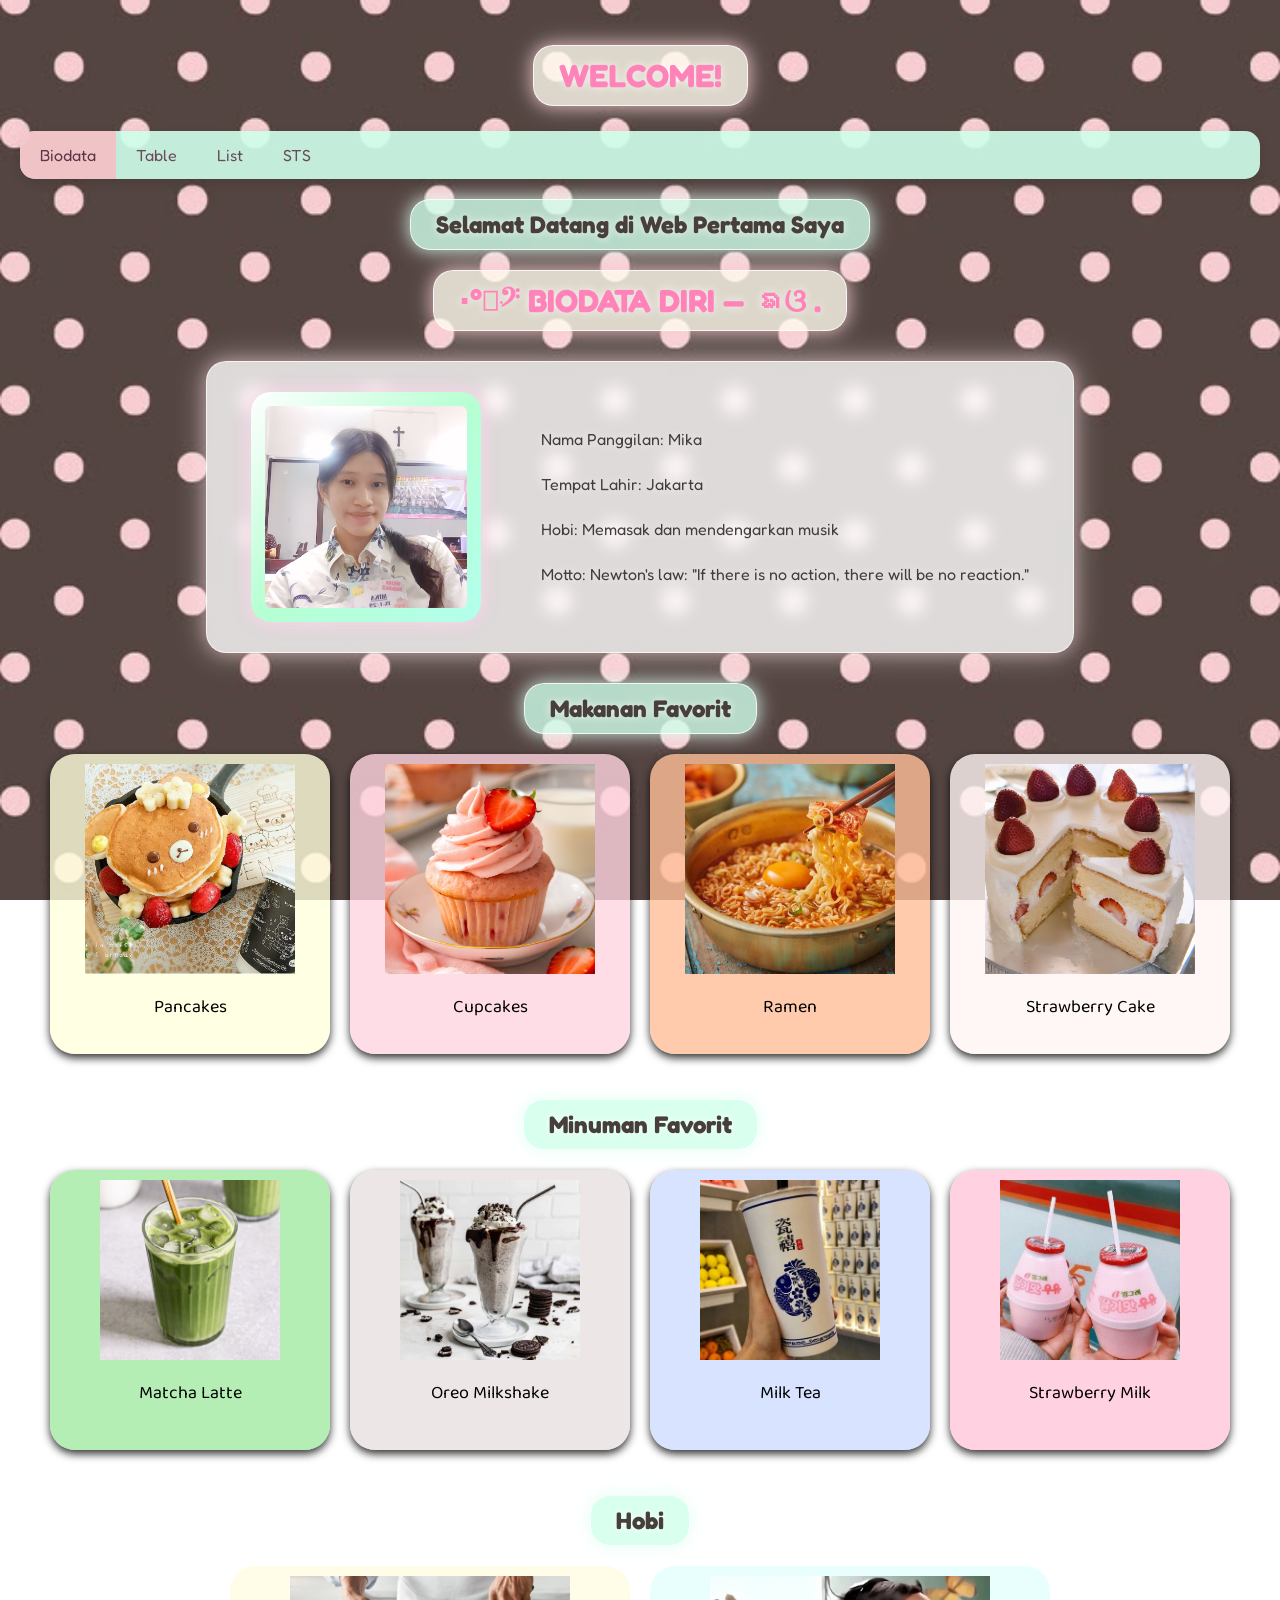
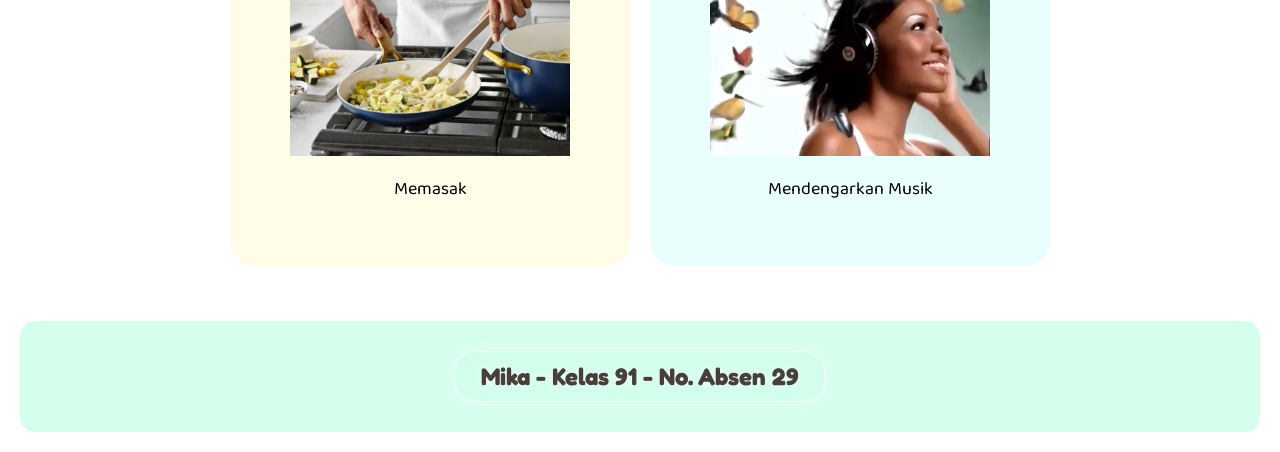
<file: index.html>
<!DOCTYPE html>
<html>
    <head>
        <title>Layout Website</title>
        <link rel="stylesheet" href="index.css">
    </head>

    <body>
        <!-- membuat header -->
        <div class="header">
            <h1>WELCOME!</h1>
        </div>

        <!-- membuat navigator menu -->
        <div class="topnav">
            <a href="index.html" class="active">Biodata</a>
            <a href="table_marge.html">Table</a>
            <a href="list.html">List</a>
            <a href="#">STS</a>
        </div>

        <!-- membuat content -->
        <div class="content">

            <h2>Selamat Datang di Web Pertama Saya</h2>
            <h1>‧°𓏲ּ𝄢 BIODATA DIRI — ᨳଓ .</h1>

            <div class="biodata">
                <div class="content-biodata">
                    <div class="image">
                        <img src="Big me.jpg" alt="Foto sekarang" class="top" width="230" height="230">
                        <img src="Baby me.jpg" alt="Foto waktu kecil" class="bottom" width="230" height="230">
                    </div>

                    <div class="isi">
                        <p>Nama Panggilan: Mika</p>
                        <p>Tempat Lahir: Jakarta</p>
                        <p>Hobi: Memasak dan mendengarkan musik</p>
                        <p>Motto: Newton's law: "If there is no action, there will be no reaction."</p>
                    </div>
                </div>
            </div>

            <h2>Makanan Favorit</h2>
            <div class="makanan">
                <div class="pancakes">
                    <img src="pancake.jpg" alt="Pancakes" width="230" height="230">
                    <p>Pancakes</p>
                </div>

                <div class="cupcakes">
                    <img src="Cupcakes.jpg" alt="Cupcakes" width="230" height="230">
                    <p>Cupcakes</p>
                </div>

                <div class="ramen">
                    <img src="f8531750a5cfec00722a3fbf28fd9e50.jpeg" alt="Ramen" width="230" height="230">
                    <p>Ramen</p>
                </div>

                <div class="cake">
                    <img src="cake.jpg" alt="Strawberry Cake" width="230" height="230">
                    <p>Strawberry Cake</p>
                </div>
            </div>

            <h2>Minuman Favorit</h2>
            <div class="minuman">
                <div class="latte">
                    <img src="matcha.jpg" alt="Matcha Latte" width="200" height="200">
                    <p>Matcha Latte</p>
                </div>

                <div class="oreo">
                    <img src="oreo-milkshake-recipe-500x500.jpg" alt="Oreo Milkshake" width="200" height="200">
                    <p>Oreo Milkshake</p>
                </div>

                <div class="tea">
                    <img src="tea.jpg" alt="Milk Tea" width="200" height="200">
                    <p>Milk Tea</p>
                </div>

                <div class="milk">
                    <img src="milk.jpg" alt="Strawberry Milk" width="200" height="200">
                    <p>Strawberry Milk</p>
                </div>
            </div>

            <h2>Hobi</h2>
            <div class="hobi">
                <div class="memasak">
                    <img src="cooking.png" alt="Memasak" width="300" height="200">
                    <p>Memasak</p>
                </div>

                <div class="musik">
                    <img src="music.jpg" alt="Mendengarkan Musik" width="300" height="200">
                    <p>Mendengarkan Musik</p>
                </div>
            </div>

        </div>

        <!-- membuat footer -->
        <div class="footer">
            <h2>Mika - Kelas 91 - No. Absen 29</h2>
        </div>
    </body>
</html>
</file>
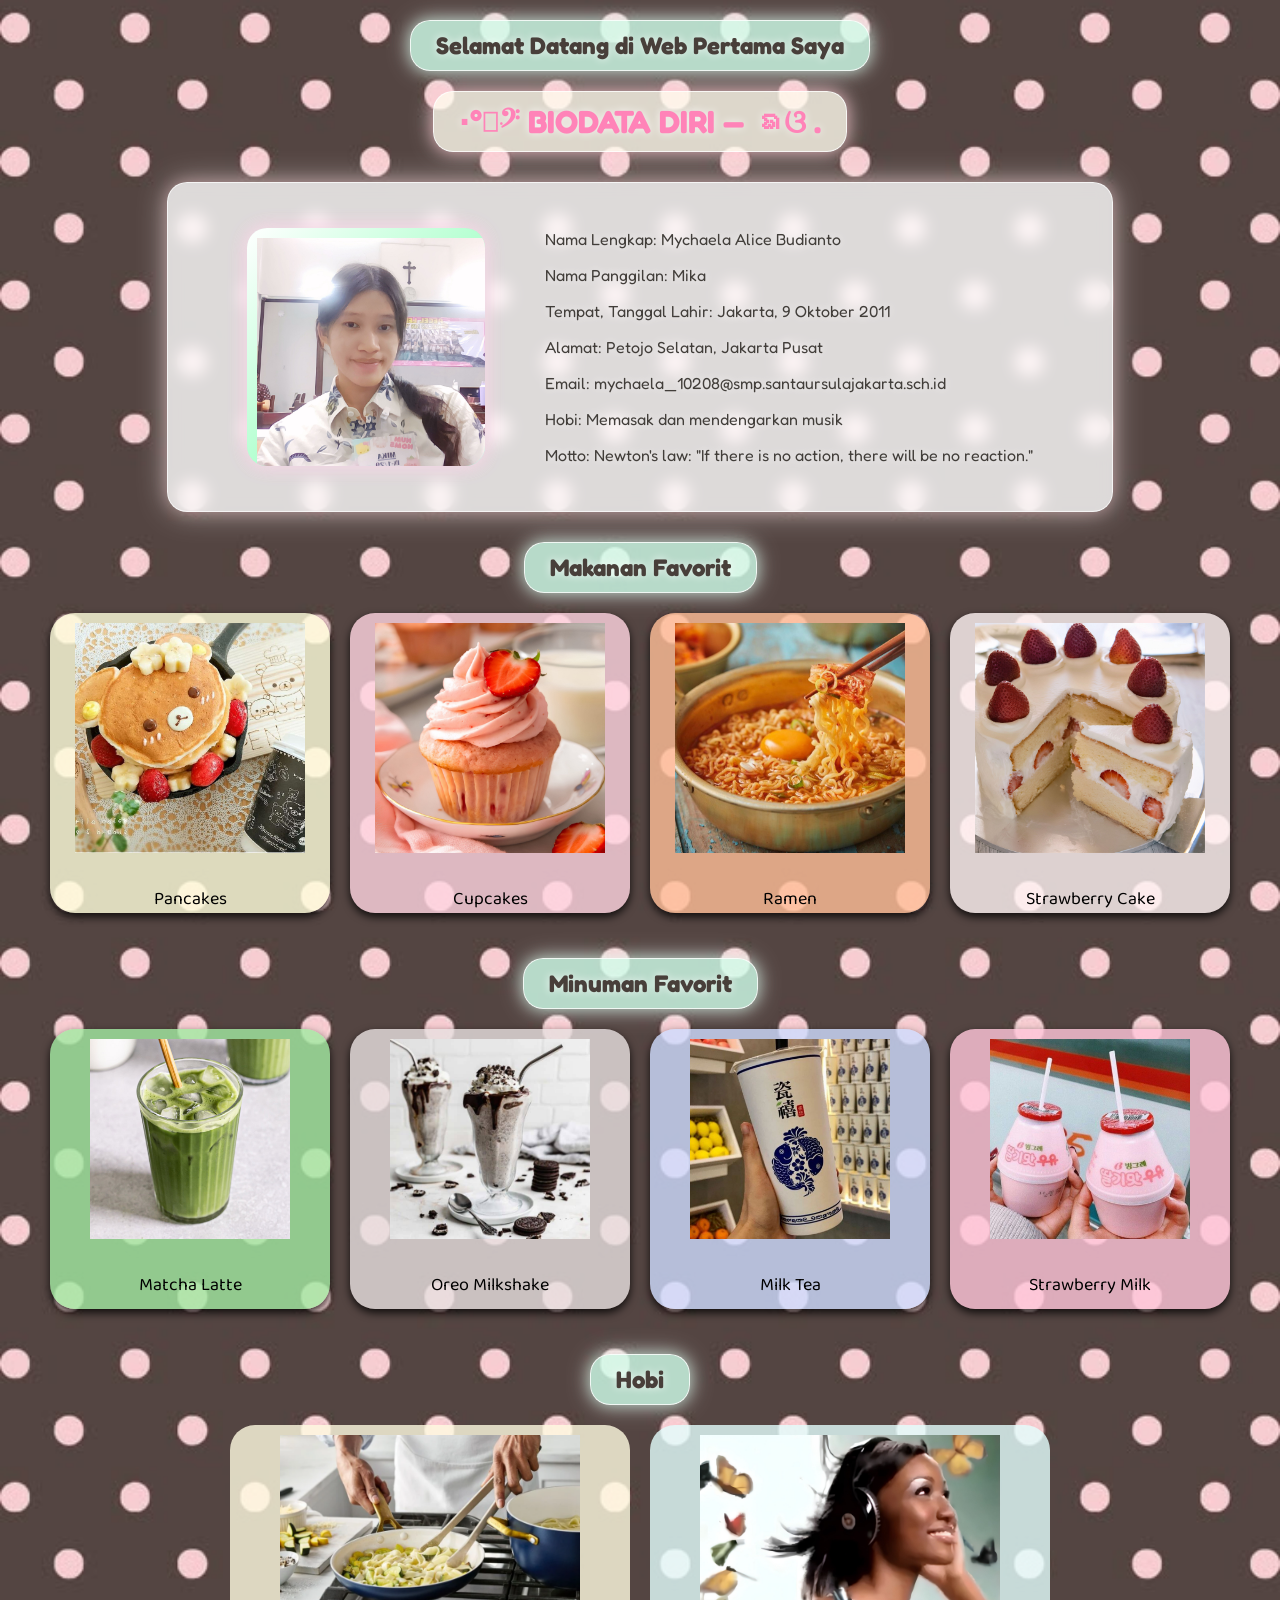
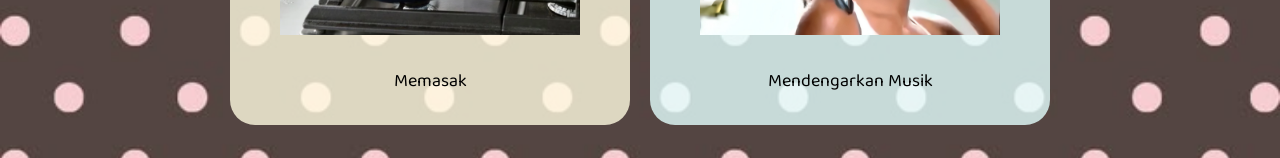
<file: biodatastyle.html>
<!DOCTYPE html>
<html>
    <head>
        <title>Biodata Diri</title>
        <link rel="stylesheet" href="biodatastyle.css">
    </head>
    <body>
        <h2>Selamat Datang di Web Pertama Saya</h2>
        <h1>‧°𓏲ּ𝄢 BIODATA DIRI — ᨳଓ .</h1>

        <div class="biodata">
            <div class="content">
                <div class="image">
                    <img src="Big me.jpg" alt="Baby me" class="top" width="230" height="230">
                    <img src="Baby me.jpg" alt="Big me" class="bottom" width="230" height="230">
            </div>
            <div class="isi">
                <p>Nama Lengkap: Mychaela Alice Budianto</p>
                <p>Nama Panggilan: Mika</p>
                <p>Tempat, Tanggal Lahir: Jakarta, 9 Oktober 2011</p>
                <p>Alamat: Petojo Selatan, Jakarta Pusat</p>
                <p>Email: mychaela_10208@smp.santaursulajakarta.sch.id</p>
                <p>Hobi: Memasak dan mendengarkan musik</p>
                <p>Motto: Newton's law: "If there is no action, there will be no reaction."</p>
            </div>
            </div>
        </div>
        <h2>Makanan Favorit</h2>
        <div class="makanan">
            <div class="pancakes">
                <img src="pancake.jpg" alt="Pancakes" width="230" height="230">
                <p>Pancakes</p>
            </div>
             <div class="cupcakes">
                <img src="Cupcakes.jpg" alt="Cupcakes" width="230" height="230">
                <p>Cupcakes</p>
            </div>
            <div class="ramen">
                <img src="f8531750a5cfec00722a3fbf28fd9e50.jpeg" alt="Ramen" width="230" height="230">
                <p>Ramen</p>
            </div>
             <div class="cake">
                <img src="cake.jpg" alt="Strawberry Cake" width="230" height="230">
                <p>Strawberry Cake</p>
            </div>
            
        </div>
    <h2>Minuman Favorit</h2>
        <div class="minuman">
            <div class="latte">
                <img src="matcha.jpg" alt="Matcha Latte" width="200" height="200">
            <p>Matcha Latte</p>
            </div>
             <div class="oreo">
                <img src="oreo-milkshake-recipe-500x500.jpg" alt="Oreo Milkshake" width="200" height="200">
            <p>Oreo Milkshake</p>
            </div>
            <div class="tea">
                <img src="tea.jpg" alt="Milk Tea" width="200" height="200">
            <p>Milk Tea</p>
            </div>
            <div class="milk">
                <img src="milk.jpg" alt="Strawberry Milk" width="200" height="200">
            <p>Strawberry Milk</p>
            </div>
            
        </div>
    <h2>Hobi</h2>
        <div class="hobi">
            <div class="memasak">
                <img src="cooking.png" alt="Memasak" width="300" height="200">
                <p>Memasak</p>
            </div>

            <div class="musik">
                <img src="music.jpg" alt="Mendengarkan Musik" width="300" height="200">
                <p>Mendengarkan Musik</p>
            </div>
        </div>
    </body>
</html>
</file>
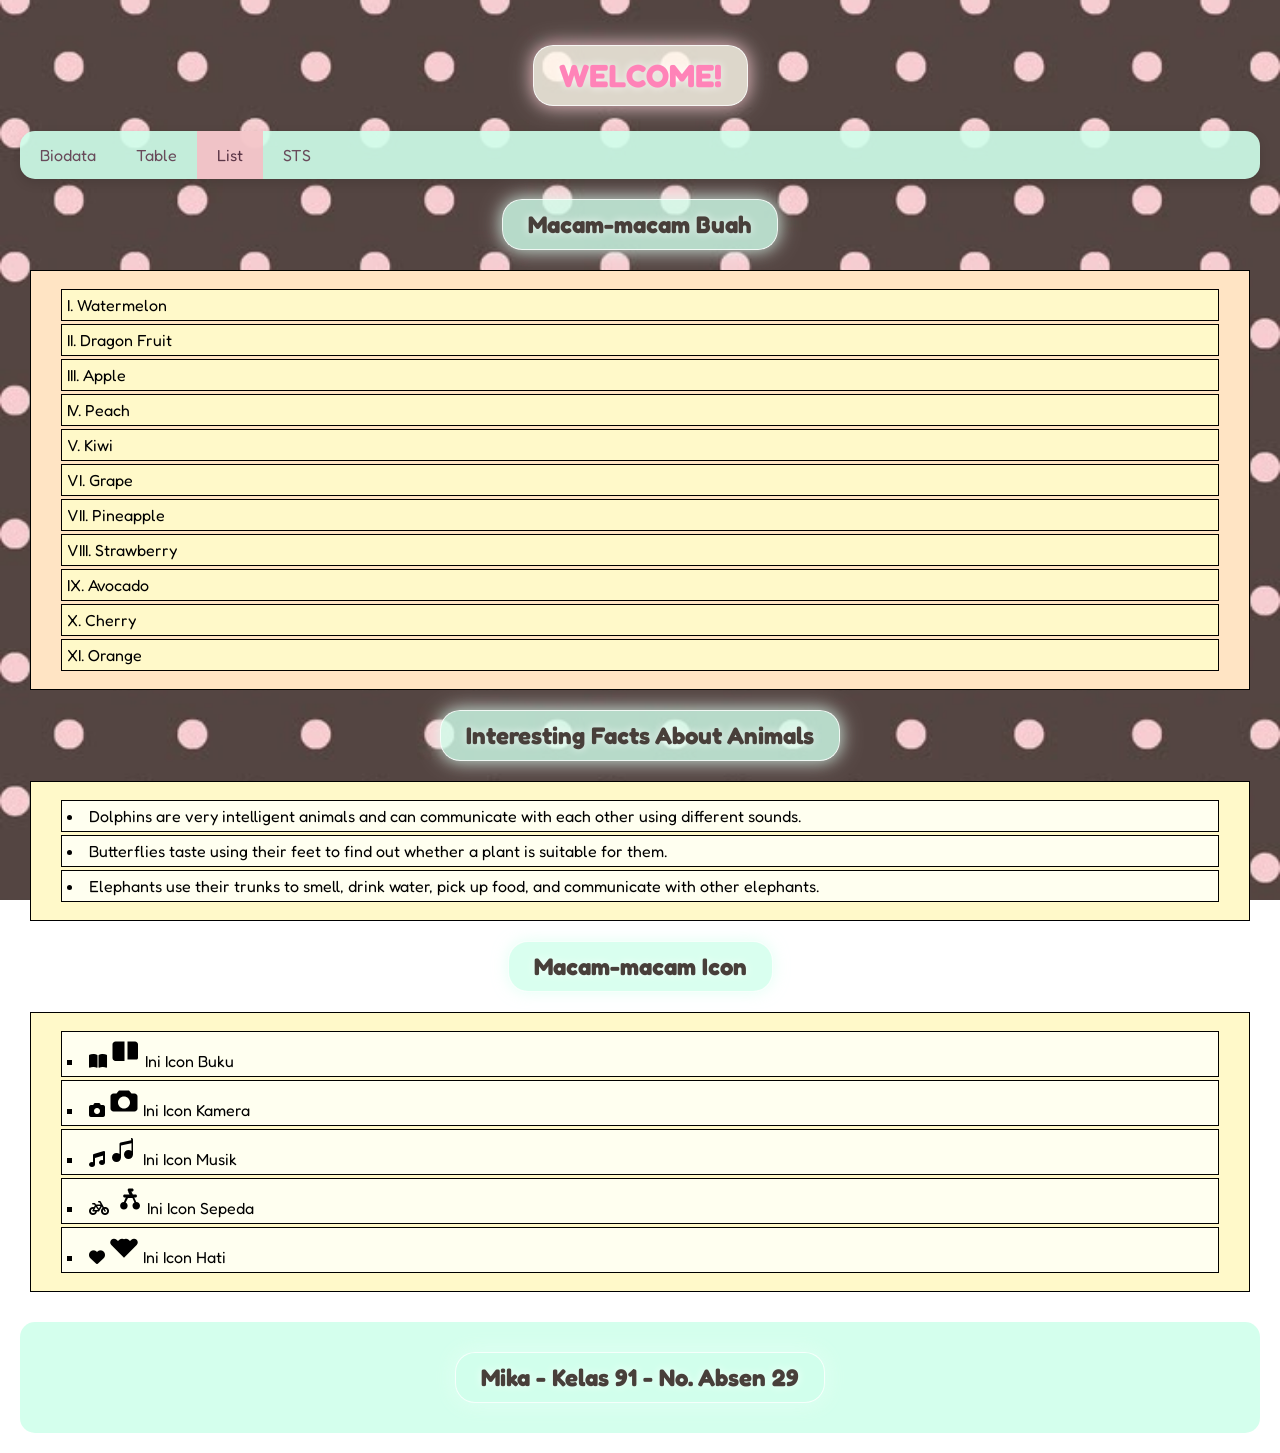
<file: list.html>
<!DOCTYPE html>
<html>
    <head>
        <title>List</title>
        <link rel="stylesheet" href="index.css">

        <!-- Font Awesome -->
        <link rel="stylesheet" href="https://cdnjs.cloudflare.com/ajax/libs/font-awesome/6.7.2/css/all.min.css">
    </head>

    <body>

        <!-- membuat header -->
        <div class="header">
            <h1>WELCOME!</h1>
        </div>

        <!-- membuat navigator menu -->
        <div class="topnav">
            <a href="index.html">Biodata</a>
            <a href="table_marge.html">Table</a>
            <a href="list.html" class="active">List</a>
            <a href="#">STS</a>
        </div>

        <!-- membuat content -->
        <!-- Ol = tipe angka dan list
             ul = tipe simbol -->

        <h2>Macam-macam Buah</h2>

        <ol type="I">
            <li>Watermelon</li>
            <li>Dragon Fruit</li>
            <li>Apple</li>
            <li>Peach</li>
            <li>Kiwi</li>
            <li>Grape</li>
            <li>Pineapple</li>
            <li>Strawberry</li>
            <li>Avocado</li>
            <li>Cherry</li>
            <li>Orange</li>
        </ol>

        <h2>Interesting Facts About Animals</h2>

        <ul type="disc">
            <li>Dolphins are very intelligent animals and can communicate with each other using different sounds.</li>
            <li>Butterflies taste using their feet to find out whether a plant is suitable for them.</li>
            <li>Elephants use their trunks to smell, drink water, pick up food, and communicate with other elephants.</li>
        </ul>

        <h2>Macam-macam Icon</h2>

        <ul type="square">

            <li>
                <i class="fa-solid fa-book-open"></i>
                <svg xmlns="http://www.w3.org/2000/svg" viewBox="0 0 640 640" width="30" height="30">
                    <path d="M96 96C60.7 96 32 124.7 32 160L32 448C32 483.3 60.7 512 96 512L288 512L288 128L96 128C78.3 128 64 142.3 64 160L64 448C64 465.7 78.3 480 96 480L288 480L288 96L96 96zM544 96L352 96L352 480L544 480C561.7 480 576 465.7 576 448L576 160C576 124.7 547.3 96 512 96L544 96z"/>
                </svg>
                Ini Icon Buku
            </li>

            <li>
                <i class="fa-solid fa-camera"></i>
                <svg xmlns="http://www.w3.org/2000/svg" viewBox="0 0 640 640" width="30" height="30">
                    <path d="M213.1 96L160 160L96 160C60.7 160 32 188.7 32 224L32 480C32 515.3 60.7 544 96 544L544 544C579.3 544 608 515.3 608 480L608 224C608 188.7 579.3 160 544 160L480 160L426.9 96L213.1 96zM320 224C390.7 224 448 281.3 448 352C448 422.7 390.7 480 320 480C249.3 480 192 422.7 192 352C192 281.3 249.3 224 320 224z"/>
                </svg>
                Ini Icon Kamera
            </li>

            <li>
                <i class="fa-solid fa-music"></i>
                <svg xmlns="http://www.w3.org/2000/svg" viewBox="0 0 640 640" width="30" height="30">
                    <path d="M480 64C497.7 64 512 78.3 512 96L512 416C512 469 469 512 416 512C363 512 320 469 320 416C320 363 363 320 416 320C439.7 320 461.7 328.6 480 343L480 176L256 224L256 480C256 533 213 576 160 576C107 576 64 533 64 480C64 427 107 384 160 384C183.7 384 205.7 392.6 224 407L224 192C224 177 234.4 164 249 160L473 112L473 96C473 78.3 462.3 64 480 64z"/>
                </svg>
                Ini Icon Musik
            </li>

            <li>
                <i class="fa-solid fa-bicycle"></i>
                <svg xmlns="http://www.w3.org/2000/svg" viewBox="0 0 640 640" width="30" height="30">
                    <path d="M312 128C312 110.3 326.3 96 344 96L408 96C425.7 96 440 110.3 440 128C440 145.7 425.7 160 408 160L392 160L424 224L480 224C497.7 224 512 238.3 512 256C512 273.7 497.7 288 480 288L454 288L496 384C540.2 384 576 419.8 576 464C576 508.2 540.2 544 496 544C451.8 544 416 508.2 416 464C416 433.6 432.9 407.2 457.9 393.4L416 296L320 296L270 393.4C295 407.2 312 433.6 312 464C312 508.2 276.2 544 232 544C187.8 544 152 508.2 152 464C152 419.8 187.8 384 232 384L272 288L248 288C230.3 288 216 273.7 216 256C216 238.3 230.3 224 248 224L352 224L320 160L344 160C326.3 160 312 145.7 312 128z"/>
                </svg>
                Ini Icon Sepeda
            </li>

            <li>
                <i class="fa-solid fa-heart"></i>
                <svg xmlns="http://www.w3.org/2000/svg" viewBox="0 0 640 640" width="30" height="30">
                    <path d="M305.6 144.2C336.9 112.9 387.6 112.9 418.9 144.2L448 173.3L477.1 144.2C508.4 112.9 559.1 112.9 590.4 144.2C621.7 175.5 621.7 226.2 590.4 257.5L320 527.9L49.6 257.5C18.3 226.2 18.3 175.5 49.6 144.2C80.9 112.9 131.6 112.9 162.9 144.2L192 173.3L221.1 144.2C252.4 112.9 303.1 112.9 334.4 144.2z"/>
                </svg>
                Ini Icon Hati
            </li>

        </ul>

        <!-- membuat footer -->
        <div class="footer">
            <h2>Mika - Kelas 91 - No. Absen 29</h2>
        </div>

    </body>
</html>
</file>
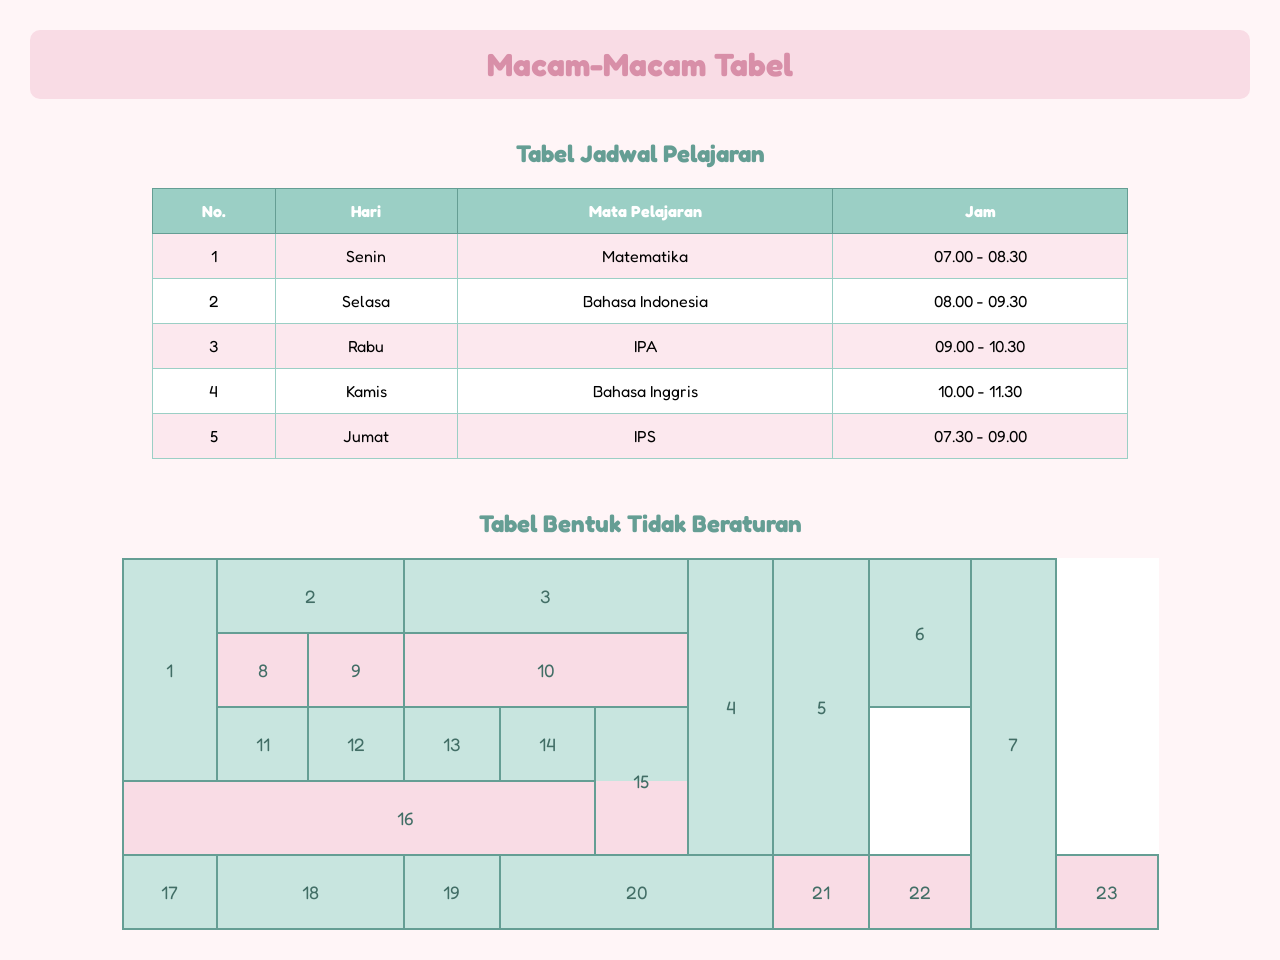
<file: table.html>
<!DOCTYPE html>
<html>
    <head>
        <title>Table HTML dan CSS</title>
        <link rel="stylesheet" href="table.css">
    </head>

    <body>

        <h1>Macam-Macam Tabel</h1>

        <!-- Tabel 1 -->
        <h2>Tabel Jadwal Pelajaran</h2>

        <table class="tabel-biasa">
            <tr>
                <th>No.</th>
                <th>Hari</th>
                <th>Mata Pelajaran</th>
                <th>Jam</th>
            </tr>

            <tr>
                <td>1</td>
                <td>Senin</td>
                <td>Matematika</td>
                <td>07.00 - 08.30</td>
            </tr>

            <tr>
                <td>2</td>
                <td>Selasa</td>
                <td>Bahasa Indonesia</td>
                <td>08.00 - 09.30</td>
            </tr>

            <tr>
                <td>3</td>
                <td>Rabu</td>
                <td>IPA</td>
                <td>09.00 - 10.30</td>
            </tr>

            <tr>
                <td>4</td>
                <td>Kamis</td>
                <td>Bahasa Inggris</td>
                <td>10.00 - 11.30</td>
            </tr>

            <tr>
                <td>5</td>
                <td>Jumat</td>
                <td>IPS</td>
                <td>07.30 - 09.00</td>
            </tr>
        </table>


        <!-- Tabel 2 -->
        <h2>Tabel Bentuk Tidak Beraturan</h2>

        <table class="tabel-macam">
            <tr>
                <td rowspan="3">1</td>
                <td colspan="2">2</td>
                <td colspan="3">3</td>
                <td rowspan="4">4</td>
                <td rowspan="4">5</td>
                <td rowspan="2">6</td>
                <td rowspan="6">7</td>
            </tr>

            <tr>
                <td>8</td>
                <td>9</td>
                <td colspan="3">10</td>
            </tr>

            <tr>
                <td>11</td>
                <td>12</td>
                <td>13</td>
                <td>14</td>
                <td rowspan="3">15</td>
            </tr>

            <tr>
                <td colspan="6">16</td>
            </tr>

            <tr>
                <td rowspan="2">17</td>
                <td colspan="2" rowspan="2">18</td>
                <td rowspan="2">19</td>
                <td colspan="3" rowspan="2">20</td>
            </tr>

            <tr>
                <td>21</td>
                <td>22</td>
                <td colspan="3">23</td>
            </tr>
        </table>

    </body>
</html>
</file>
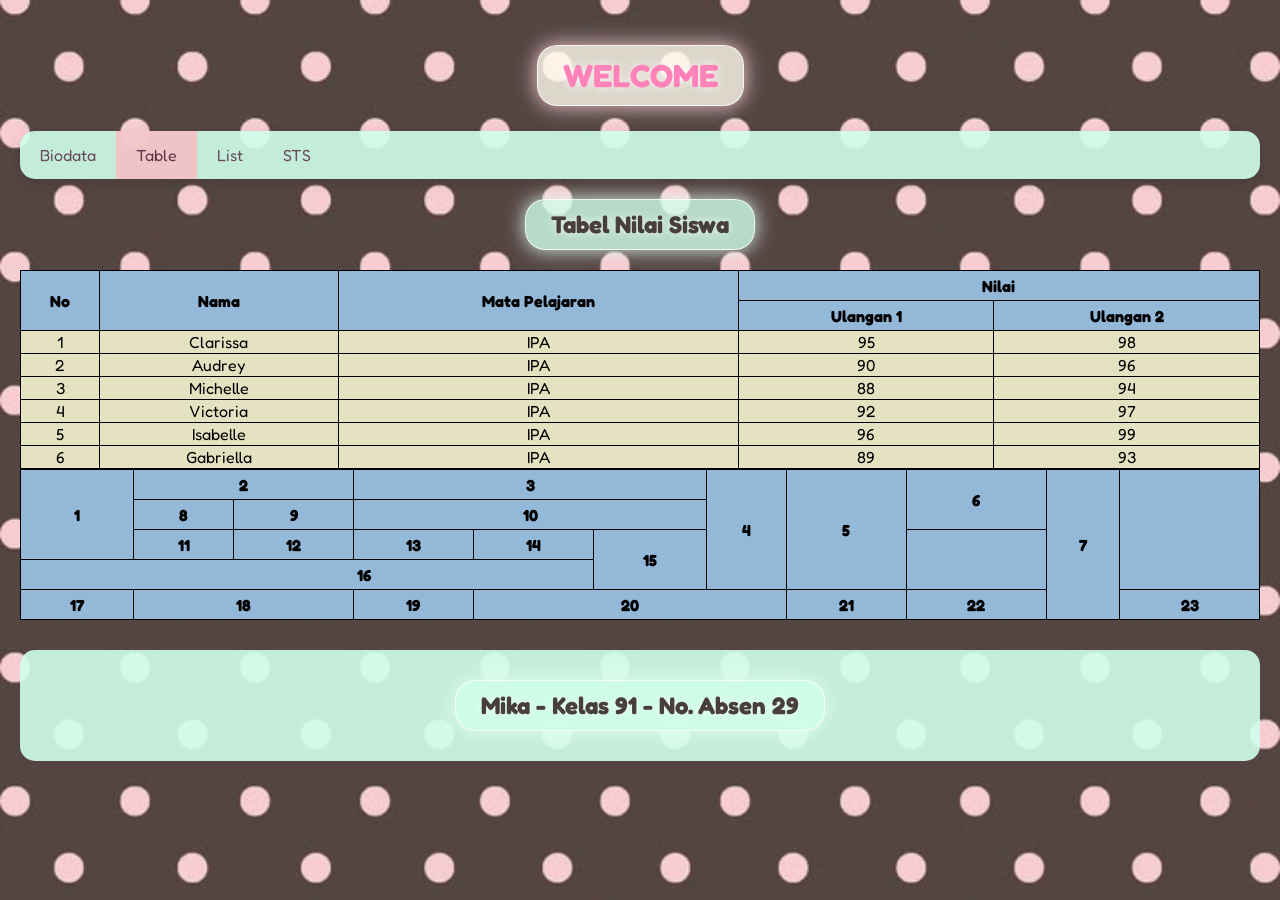
<file: table_marge.html>
<!DOCTYPE html>
<html>
    <head>
        <title>Layout Website</title>
        <link rel="stylesheet" href="index.css">
    </head>
   
    <body>
        <!-- membuat header -->
        <div class="header">
            <h1>WELCOME</h1>
        </div>

        <!-- membuat navigator menu -->
        <div class="topnav">
            <a href="index.html">Biodata</a>
            <a href="table_marge.html" class="active">Table</a>
            <a href="list.html">List</a>
            <a href="#">STS</a>
        </div>

        <!-- membuat content -->
        <!-- tabel nilai siswa -->
        <h2>Tabel Nilai Siswa</h2>

        <table>
            <tr>
                <th rowspan="2">No</th>
                <th rowspan="2">Nama</th>
                <th rowspan="2">Mata Pelajaran</th>
                <th colspan="2">Nilai</th>
            </tr>

            <tr>
                <th>Ulangan 1</th>
                <th>Ulangan 2</th>
            </tr>

            <tr>
                <td>1</td>
                <td>Clarissa</td>
                <td>IPA</td>
                <td>95</td>
                <td>98</td>
            </tr>

            <tr>
                <td>2</td>
                <td>Audrey</td>
                <td>IPA</td>
                <td>90</td>
                <td>96</td>
            </tr>

            <tr>
                <td>3</td>
                <td>Michelle</td>
                <td>IPA</td>
                <td>88</td>
                <td>94</td>
            </tr>

            <tr>
                <td>4</td>
                <td>Victoria</td>
                <td>IPA</td>
                <td>92</td>
                <td>97</td>
            </tr>

            <tr>
                <td>5</td>
                <td>Isabelle</td>
                <td>IPA</td>
                <td>96</td>
                <td>99</td>
            </tr>

            <tr>
                <td>6</td>
                <td>Gabriella</td>
                <td>IPA</td>
                <td>89</td>
                <td>93</td>
            </tr>
        </table>


        <!-- tabel dengan rowspan dan colspan -->
        <table>
            <tr>
                <th rowspan="3">1</th>
                <th colspan="2">2</th>
                <th colspan="3">3</th>
                <th rowspan="4">4</th>
                <th rowspan="4">5</th>
                <th rowspan="2">6</th>
                <th rowspan="6">7</th>
            </tr>

            <tr>
                <th>8</th>
                <th>9</th>
                <th colspan="3">10</th>
            </tr>

            <tr>
                <th>11</th>
                <th>12</th>
                <th>13</th>
                <th>14</th>
                <th rowspan="3">15</th>
            </tr>

            <tr>
                <th colspan="6">16</th>
            </tr>

            <tr>
                <th rowspan="2">17</th>
                <th colspan="2" rowspan="2">18</th>
                <th rowspan="2">19</th>
                <th colspan="3" rowspan="2">20</th>
            </tr>

            <tr>
                <th>21</th>
                <th>22</th>
                <th colspan="3">23</th>
            </tr>
        </table>
           
        <!-- membuat footer -->
        <div class="footer">
            <h2>Mika - Kelas 91 - No. Absen 29</h2>
        </div>

    </body>
</html>
</file>
<file: index.css>
@import url('https://fonts.googleapis.com/css2?family=Fredoka:wght@300..700&family=Baloo+2:wght@400..800&display=swap');

* {
    font-family: "Fredoka", sans-serif;
    box-sizing: border-box;
}

body {
    margin: 0;
    padding: 20px;
    background-image: url("Pokadot.jpg");
    background-size: cover;
    background-position: center;
    background-attachment: fixed;
    text-align: center;
}

/* membuat style pada header */
.header {
    padding: 5px;
    text-align: center;
}

/* membuat style pada navigator/topnav */
.topnav {
    overflow: hidden;
    background-color: rgba(208, 255, 236, 0.9);
    margin-bottom: 20px;
    border-radius: 15px;
    box-shadow: 0 4px 12px rgba(0, 0, 0, 0.12);
}

/* membuat style link pada navigator/topnav */
.topnav a {
    float: left;
    display: block;
    color: rgb(105, 75, 91);
    text-align: center;
    padding: 14px 20px;
    text-decoration: none;
    transition: background-color 0.3s ease, color 0.3s ease;
}

.topnav a:hover {
    background-color: rgba(255, 182, 193, 0.8);
    color: rgb(91, 54, 71);
}

.topnav a.active {
    background-color: rgba(255, 182, 193, 0.75);
    color: rgb(91, 54, 71);
}

/* membuat style pada content */
.content {
    display: block;
}

/* membuat style pada judul */
h2 {
    color: rgb(72, 63, 58);
    background-color: rgba(208, 255, 236, 0.8);
    text-align: center;
    width: fit-content;
    margin: 20px auto;
    padding: 10px 25px;
    border-radius: 20px;
    box-shadow:
        0 0 15px rgba(208, 255, 236, 0.6),
        0 0 25px rgba(255, 255, 255, 0.5);
    border: 1px solid rgba(255, 255, 255, 0.8);
    text-shadow: 0 0 8px rgba(255, 255, 255, 0.8);
}

h1 {
    color: rgb(255, 131, 184);
    background-color: rgba(255, 252, 238, 0.8);
    text-align: center;
    width: fit-content;
    margin: 20px auto;
    padding: 10px 25px;
    border-radius: 20px;
    box-shadow:
        0 0 15px rgba(255, 182, 193, 0.6),
        0 0 25px rgba(255, 255, 255, 0.5);
    border: 1px solid rgba(255, 255, 255, 0.8);
    text-shadow: 0 0 8px rgba(255, 255, 255, 0.8);
}

/* style biodata */
div.biodata {
    margin: 30px auto;
    width: 70%;
    background-color: rgba(255, 255, 255, 0.8);
    color: rgb(66, 62, 58);
    padding: 30px;
    border-radius: 20px;
    display: flex;
    justify-content: center;
    align-items: center;
    gap: 60px;
    box-shadow:
        0 0 15px rgba(255, 182, 193, 0.35),
        0 0 30px rgba(255, 255, 255, 0.5);
    backdrop-filter: blur(8px);
    border: 1px solid rgba(255, 255, 255, 0.7);
    text-shadow: 0 0 8px rgba(255, 255, 255, 0.8);
}

div.content-biodata {
    display: flex;
    align-items: center;
    justify-content: center;
    gap: 60px;
}

/* style foto biodata */
div.image {
    position: relative;
    width: 230px;
    height: 230px;
    border-radius: 20px;
    overflow: hidden;
    cursor: pointer;
    padding: 4px;
    background: linear-gradient(135deg, #ffffff, #b6ffd2, #b3ffec);
    box-shadow:
        0 0 15px rgba(234, 229, 229, 0.8),
        0 0 20px #ffc7e5;
}

div.image img.top,
div.image img.bottom {
    position: absolute;
    top: 4px;
    left: 4px;
    width: 222px;
    height: 222px;
    object-fit: cover;
    object-position: center;
    border-radius: 16px;
    transition: opacity 0.5s ease, transform 0.5s ease;
}

div.image img.top {
    opacity: 1;
    z-index: 2;
}

div.image img.bottom {
    opacity: 0;
    z-index: 1;
}

div.image:hover img.top {
    opacity: 0;
    transform: scale(1.1);
}

div.image:hover img.bottom {
    opacity: 1;
    transform: scale(1.1);
}

div.isi {
    text-align: left;
    line-height: 1.8;
    color: rgb(66, 62, 58);
}

/* style makanan, minuman, dan hobi */
div.makanan,
div.minuman,
div.hobi {
    display: flex;
    justify-content: center;
    align-items: center;
    gap: 20px;
    text-align: center;
    flex-wrap: wrap;
}

img {
    padding: 10px;
}

div.makanan p,
div.minuman p,
div.hobi p {
    font-family: "Baloo 2", cursive;
    font-size: 18px;
    margin: 5px;
}

/* card makanan */
div.pancakes,
div.cupcakes,
div.ramen,
div.cake {
    width: 280px;
    height: 300px;
    border-radius: 25px;
    box-shadow: 0 4px 8px rgba(0, 0, 0, 0.8);
    margin-bottom: 25px;
    transition: transform 0.3s ease, box-shadow 0.3s ease;
}

div.pancakes {
    background-color: rgba(255, 255, 221, 0.8);
}

div.cupcakes {
    background-color: rgba(255, 213, 226, 0.8);
}

div.ramen {
    background-color: rgba(255, 191, 152, 0.8);
}

div.cake {
    background-color: rgba(255, 244, 244, 0.8);
}

/* efek hover card makanan */
div.pancakes:hover,
div.cupcakes:hover,
div.ramen:hover,
div.cake:hover {
    overflow: hidden;
    transform: scale(1.06);
    box-shadow:
        0 8px 20px rgba(255, 182, 193, 0.4),
        0 0 25px rgba(255, 255, 255, 0.7);
}

/* card minuman */
div.latte,
div.oreo,
div.tea,
div.milk {
    width: 280px;
    height: 280px;
    border-radius: 25px;
    box-shadow: 0 4px 8px rgba(0, 0, 0, 0.8);
    margin-bottom: 25px;
    transition: transform 0.3s ease, box-shadow 0.3s ease;
}

div.latte {
    background-color: rgba(162, 234, 162, 0.8);
}

div.oreo {
    background-color: rgba(232, 224, 224, 0.8);
}

div.tea {
    background-color: rgba(207, 220, 255, 0.8);
}

div.milk {
    background-color: rgba(255, 198, 218, 0.8);
}

/* efek hover card minuman */
div.latte:hover,
div.oreo:hover,
div.tea:hover,
div.milk:hover {
    overflow: hidden;
    transform: scale(1.06);
    box-shadow:
        0 8px 20px rgba(255, 182, 193, 0.4),
        0 0 25px rgba(255, 255, 255, 0.7);
}

/* card hobi */
div.memasak,
div.musik {
    width: 400px;
    height: 300px;
    border-radius: 25px;
    margin-bottom: 25px;
    transition: transform 0.3s ease, box-shadow 0.3s ease;
}

div.memasak {
    box-shadow: 0 4px 8px rgba(0, 0, 0, 0);
    background-color: rgba(255, 252, 226, 0.8);
}

div.musik {
    box-shadow: 0 4px 8px rgba(0, 0, 0, 0);
    background-color: rgba(228, 255, 254, 0.8);
}

/* efek hover card hobi */
div.memasak:hover,
div.musik:hover {
    overflow: hidden;
    transform: scale(1.06);
    box-shadow:
        0 8px 20px rgba(255, 182, 193, 0.3),
        0 0 25px rgba(255, 255, 255, 0.7);
}

/* membuat style pada column */
.column {
    float: left;
    padding: 10px;
}

.column.side {
    width: 25%;
}

/* membuat style pada column tengah */
.column.middle {
    width: 50%;
}

.row::after {
    content: "";
    display: table;
    clear: both;
}

/* membuat style pada footer */
.footer {
    background-color: rgba(208, 255, 236, 0.9);
    padding: 10px;
    text-align: center;
    margin-top: 30px;
    border-radius: 15px;
}

/* style tabel */
table, td {
    border: 1px solid black;
}

table, th {
    border: 1px solid black;
    text-align: center;
    height: 30px;
    background-color: rgb(147, 184, 216);
}

table {
    border-collapse: collapse;
    width: 100%;
}

td {
    background-color: rgb(228, 226, 192);
}

/* style ordered list */
ol {
    border: 1px solid black;
    background-color: bisque;
    margin: 10px;
    list-style-position: inside;
    padding: 15px 30px;
}

ol li {
    border: 1px solid black;
    padding: 5px;
    background-color: rgb(255, 249, 201);
    text-align: justify;
    margin: 3px 0;
}

/* style unordered list */
ul {
    border: 1px solid black;
    background-color: rgb(255, 249, 201);
    margin: 10px;
    list-style-position: inside;
    padding: 15px 30px;
}

ul li {
    border: 1px solid black;
    padding: 5px;
    background-color: ivory;
    text-align: justify;
    margin: 3px 0;
}

li.a {
    background-color: rgb(253, 222, 222);
}

/* supaya tampilan tetap rapi di layar kecil */
@media screen and (max-width: 800px) {
    div.biodata {
        width: 95%;
        padding: 20px;
    }

    div.content-biodata {
        flex-direction: column;
        gap: 20px;
    }

    div.makanan,
    div.minuman,
    div.hobi {
        flex-wrap: wrap;
    }

    .topnav a {
        float: none;
        width: 100%;
    }
}
</file>
<file: biodatastyle.css>
@import url('https://fonts.googleapis.com/css2?family=Fredoka:wght@300..700&family=Baloo+2:wght@400..800&display=swap');

* {
    font-family: "Fredoka", sans-serif;
}

body {
    background-image: url(Pokadot.jpg);
    background-size: cover;
    background-position: center;
}

h2 {
    color: rgb(72, 63, 58);
    background-color: rgba(208, 255, 236, 0.8);
    text-align: center;
    width: fit-content;
    margin: 20px auto;
    padding: 10px 25px;
    border-radius: 20px;
    box-shadow:
        0 0 15px rgba(208, 255, 236, 0.6),
        0 0 25px rgba(255, 255, 255, 0.5);
    border: 1px solid rgba(255, 255, 255, 0.8);
    text-shadow: 0 0 8px rgba(255, 255, 255, 0.8);
}

h1 {
    color: rgb(255, 131, 184);
    background-color: rgba(255, 252, 238, 0.8);
    text-align: center;
    width: fit-content;
    margin: 20px auto;
    padding: 10px 25px;
    border-radius: 20px;
    box-shadow:
        0 0 15px rgba(255, 182, 193, 0.6),
        0 0 25px rgba(255, 255, 255, 0.5);
    border: 1px solid rgba(255, 255, 255, 0.8);
    text-shadow: 0 0 8px rgba(255, 255, 255, 0.8);
}

div.biodata {
    margin: 30px auto;
    width: 70%;
    background-color: rgba(255, 255, 255, 0.8);
    color: rgb(66, 62, 58);
    padding: 30px;
    border-radius: 20px;
    display: flex;
    justify-content: center;
    align-items: center;
    gap: 60px;
    box-shadow:
        0 0 15px rgba(255, 182, 193, 0.35),
        0 0 30px rgba(255, 255, 255, 0.5);
    backdrop-filter: blur(8px);
    border: 1px solid rgba(255, 255, 255, 0.7);
    text-shadow: 0 0 8px rgba(255, 255, 255, 0.8);
}

div.content {
    display: flex;
    align-items: center;
    justify-content: center;
    gap: 60px;
}

div.image {
    position: relative;
    width: 230px;
    height: 230px;
    border-radius: 20px;
    overflow: hidden;
    cursor: pointer;
    padding: 4px;
    background: linear-gradient(135deg, #ffffff, #b6ffd2, #b3ffec);
    box-shadow:
        0 0 15px rgba(234, 229, 229, 0.8),
        0 0 20px #ffc7e5;
}

div.image img.image {
    width: 230px;
    height: 230px;
    object-fit: cover;
    object-position: center;
    border-radius: 16px;
}

div.image img.top {
    position: absolute;
    top: 0;
    left: 0;
    opacity: 1;
    z-index: 2;
    transition: opacity 0.5s ease, transform 0.5s ease;
}

div.image img.bottom {
    position: absolute;
    top: 0;
    left: 0;
    opacity: 0;
    z-index: 1;
    transition: opacity 0.5s ease, transform 0.5s ease;
}

div.image:hover img.top {
    opacity: 0;
    transform: scale(1.1);
}

div.image:hover img.bottom {
    opacity: 1;
    transform: scale(1.1);
}

div.makanan,
div.minuman,
div.hobi {
    display: flex;
    justify-content: center;
    align-items: center;
    gap: 20px;
    text-align: center;
}

img {
    padding: 10px;
}

div.makanan h3,
div.minuman h3,
div.hobi h3 {
    font-family: "Baloo 2", cursive;
    font-weight: 800;
    font-size: 28px;
    margin-bottom: 5px;
}

div.makanan p,
div.minuman p,
div.hobi p {
    font-family: "Baloo 2", cursive;
    font-size: 18px;
}

div.pancakes {
    width: 280px;
    height: 300px;
    border-radius: 25px;
    box-shadow: 0 4px 8px rgba(0, 0, 0, 0.8);
    margin-bottom: 25px;
    background-color: rgba(255, 255, 221, 0.8);
    transition: transform 0.3s ease, box-shadow 0.3s ease;
}

div.pancakes:hover {
    overflow: hidden;
    transform: scale(1.1);
    box-shadow:
        0 8px 20px rgba(255, 182, 193, 0.4),
        0 0 25px rgba(255, 255, 255, 0.7);
}

div.cupcakes {
    width: 280px;
    height: 300px;
    border-radius: 25px;
    box-shadow: 0 4px 8px rgba(0, 0, 0, 0.8);
    margin-bottom: 25px;
    background-color: rgba(255, 213, 226, 0.8);
    transition: transform 0.3s ease, box-shadow 0.3s ease;
}

div.cupcakes:hover {
    overflow: hidden;
    transform: scale(1.1);
    box-shadow:
        0 8px 20px rgba(255, 182, 193, 0.4),
        0 0 25px rgba(255, 255, 255, 0.7);
}

div.ramen {
    width: 280px;
    height: 300px;
    border-radius: 25px;
    box-shadow: 0 4px 8px rgba(0, 0, 0, 0.8);
    margin-bottom: 25px;
    background-color: rgba(255, 191, 152, 0.8);
    transition: transform 0.3s ease, box-shadow 0.3s ease;
}

div.ramen:hover {
    overflow: hidden;
    transform: scale(1.1);
    box-shadow:
        0 8px 20px rgba(255, 182, 193, 0.4),
        0 0 25px rgba(255, 255, 255, 0.7);
}

div.cake {
    width: 280px;
    height: 300px;
    border-radius: 25px;
    box-shadow: 0 4px 8px rgba(0, 0, 0, 0.8);
    margin-bottom: 25px;
    background-color: rgba(255, 244, 244, 0.8);
    transition: transform 0.3s ease, box-shadow 0.3s ease;
}

div.cake:hover {
    overflow: hidden;
    transform: scale(1.1);
    box-shadow:
        0 8px 20px rgba(255, 182, 193, 0.4),
        0 0 25px rgba(255, 255, 255, 0.7);
}

div.latte {
    width: 280px;
    height: 280px;
    border-radius: 25px;
    box-shadow: 0 4px 8px rgba(0, 0, 0, 0.8);
    margin-bottom: 25px;
    background-color: rgba(162, 234, 162, 0.8);
    transition: transform 0.3s ease, box-shadow 0.3s ease;
}

div.latte:hover {
    overflow: hidden;
    transform: scale(1.1);
    box-shadow:
        0 8px 20px rgba(255, 182, 193, 0.4),
        0 0 25px rgba(255, 255, 255, 0.7);
}

div.oreo {
    width: 280px;
    height: 280px;
    border-radius: 25px;
    box-shadow: 0 4px 8px rgba(0, 0, 0, 0.8);
    margin-bottom: 25px;
    background-color: rgba(232, 224, 224, 0.801);
    transition: transform 0.3s ease, box-shadow 0.3s ease;
}

div.oreo:hover {
    overflow: hidden;
    transform: scale(1.1);
    box-shadow:
        0 8px 20px rgba(255, 182, 193, 0.4),
        0 0 25px rgba(255, 255, 255, 0.7);
}

div.tea {
    width: 280px;
    height: 280px;
    border-radius: 25px;
    box-shadow: 0 4px 8px rgba(0, 0, 0, 0.8);
    margin-bottom: 25px;
    background-color: rgba(207, 220, 255, 0.801);
    transition: transform 0.3s ease, box-shadow 0.3s ease;
}

div.tea:hover {
    overflow: hidden;
    transform: scale(1.1);
    box-shadow:
        0 8px 20px rgba(255, 182, 193, 0.4),
        0 0 25px rgba(255, 255, 255, 0.7);
}

div.milk {
    width: 280px;
    height: 280px;
    border-radius: 25px;
    box-shadow: 0 4px 8px rgba(0, 0, 0, 0.8);
    margin-bottom: 25px;
    background-color: rgba(255, 198, 218, 0.801);
    transition: transform 0.3s ease, box-shadow 0.3s ease;
}

div.milk:hover {
    overflow: hidden;
    transform: scale(1.1);
    box-shadow:
        0 8px 20px rgba(255, 182, 193, 0.4),
        0 0 25px rgba(255, 255, 255, 0.7);
}

div.memasak {
    width: 400px;
    height: 300px;
    border-radius: 25px;
    box-shadow: 0 4px 8px rgba(0, 0, 0, 0);
    margin-bottom: 25px;
    background-color: rgba(255, 252, 226, 0.8);
    transition: transform 0.3s ease, box-shadow 0.3s ease;
}

div.memasak:hover {
    overflow: hidden;
    transform: scale(1.1);
    box-shadow:
        0 8px 20px rgba(255, 182, 193, 0.3),
        0 0 25px rgba(255, 255, 255, 0.7);
}

div.musik {
    width: 400px;
    height: 300px;
    border-radius: 25px;
    box-shadow: 0 4px 8px rgba(0, 0, 0, 0);
    margin-bottom: 25px;
    background-color: rgba(228, 255, 254, 0.8);
    transition: transform 0.3s ease, box-shadow 0.3s ease;
}

div.musik:hover {
    overflow: hidden;
    transform: scale(1.1);
    box-shadow:
        0 8px 20px rgba(255, 182, 193, 0.3),
        0 0 25px rgba(255, 255, 255, 0.7);
}
</file>
<file: table.css>
@import url('https://fonts.googleapis.com/css2?family=Fredoka:wght@400;500;600&display=swap');

* {
    font-family: "Fredoka", sans-serif;
}

body {
    background-color: #fff5f7;
    margin: 30px;
}

h1 {
    text-align: center;
    color: #d88fa8;
    background-color: #f9dce5;
    padding: 15px;
    border-radius: 10px;
}

h2 {
    text-align: center;
    color: #659e94;
    margin-top: 40px;
}

/* Tabel Biasa */
.tabel-biasa {
    width: 80%;
    margin: 20px auto 50px;
    border-collapse: collapse;
    background-color: white;
}

.tabel-biasa th {
    background-color: #9bcfc5;
    color: white;
    padding: 12px;
    border: 1px solid #659e94;
}

.tabel-biasa td {
    padding: 12px;
    text-align: center;
    border: 1px solid #9bcfc5;
}

.tabel-biasa tr:nth-child(even) {
    background-color: #fce8ee;
}

/* Tabel Bentuk Tidak Beraturan */
.tabel-macam {
    width: 85%;
    margin: 20px auto;
    border-collapse: collapse;
    background-color: white;
}

.tabel-macam td {
    border: 2px solid #659e94;
    background-color: #c8e5df;
    color: #426e66;
    text-align: center;
    padding: 25px;
    font-size: 18px;
}

.tabel-macam tr:nth-child(even) td {
    background-color: #f9dce5;
}
</file>
